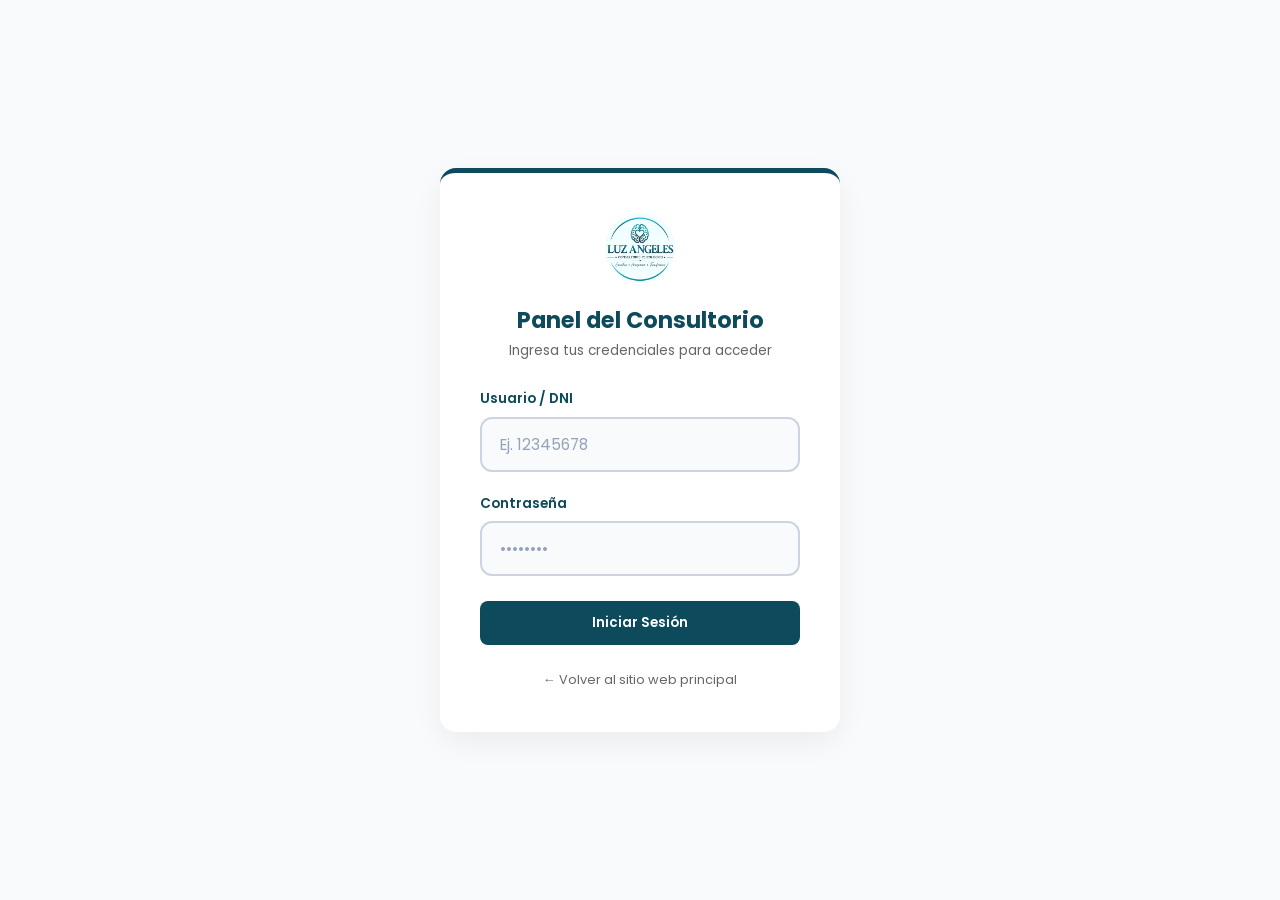
<file: admin.html>
<!DOCTYPE html>
<html lang="es">
<head>
    <meta charset="UTF-8">
    <meta name="viewport" content="width=device-width, initial-scale=1.0">
    <title>Panel de Administración | Luz Angeles</title>
    <link rel="stylesheet" href="estilos.css">
    <link rel="stylesheet" href="reserva.css">
    <link href="https://fonts.googleapis.com/css2?family=Poppins:wght@300;400;500;600;700&display=swap" rel="stylesheet">
    <link rel="stylesheet" href="https://cdnjs.cloudflare.com/ajax/libs/font-awesome/6.4.0/css/all.min.css">
</head>
<body style="background-color: var(--light-bg);">

    <!-- HEADER DE ADMINISTRACIÓN -->
    <header class="header">
        <div class="nav-container">
            <a href="index.html" class="logo-container">
                <img src="perfil.jpg.png" alt="Logo Luz Angeles" class="logo-img">
                <span class="logo-text">Panel Admin</span>
            </a>
            <nav class="nav-menu">
                <a href="index.html" target="_blank">Ver Sitio Web</a>
                <a href="#" onclick="cerrarSesion()" style="color: #d9534f; font-weight: 600;">Cerrar Sesión</a>
            </nav>
        </div>
    </header>

    <!-- CONTENIDO PRINCIPAL DEL PANEL -->
    <section class="container" style="padding: 50px 20px; max-width: 1200px;">
        <div class="reserva-header" style="text-align: left; margin-bottom: 30px;">
            <h2>Gestión de Citas Médicas</h2>
            <p class="subtitle">Aquí puedes visualizar las solicitudes de los pacientes, confirmar citas, agregarlas a Google Calendar o enviar notificaciones.</p>
        </div>

        <!-- TABLA DE CITAS -->
        <div style="background: var(--white); padding: 25px; border-radius: 16px; box-shadow: 0 10px 30px rgba(0,0,0,0.04); overflow-x: auto;">
            <table style="width: 100%; border-collapse: collapse; text-align: left; font-size: 0.9rem;">
                <thead>
                    <tr style="border-bottom: 2px solid #eee; color: var(--primary-color);">
                        <th style="padding: 12px;">Paciente</th>
                        <th style="padding: 12px;">Terapia</th>
                        <th style="padding: 12px;">Fecha y Hora</th>
                        <th style="padding: 12px;">Contacto / Teléfono</th>
                        <th style="padding: 12px;">Motivo / Mensaje</th>
                        <th style="padding: 12px;">Nro. Operación</th>
                        <th style="padding: 12px;">Estado</th>
                        <th style="padding: 12px; text-align: center;">Acciones</th>
                    </tr>
                </thead>
                <tbody id="tablaCitasBody">
                    <!-- Las citas se inyectarán dinámicamente aquí mediante admin.js -->
                </tbody>
            </table>
            
            <div id="sinCitas" style="text-align: center; padding: 40px; color: #777; display: none;">
                No hay citas registradas por el momento. ¡Prueba haciendo una reserva desde la web!
            </div>
        </div>
    </section>

    <!-- SCRIPT DE ADMINISTRACIÓN -->
    <script src="admin.js"></script>
</body>
</html>
</file>
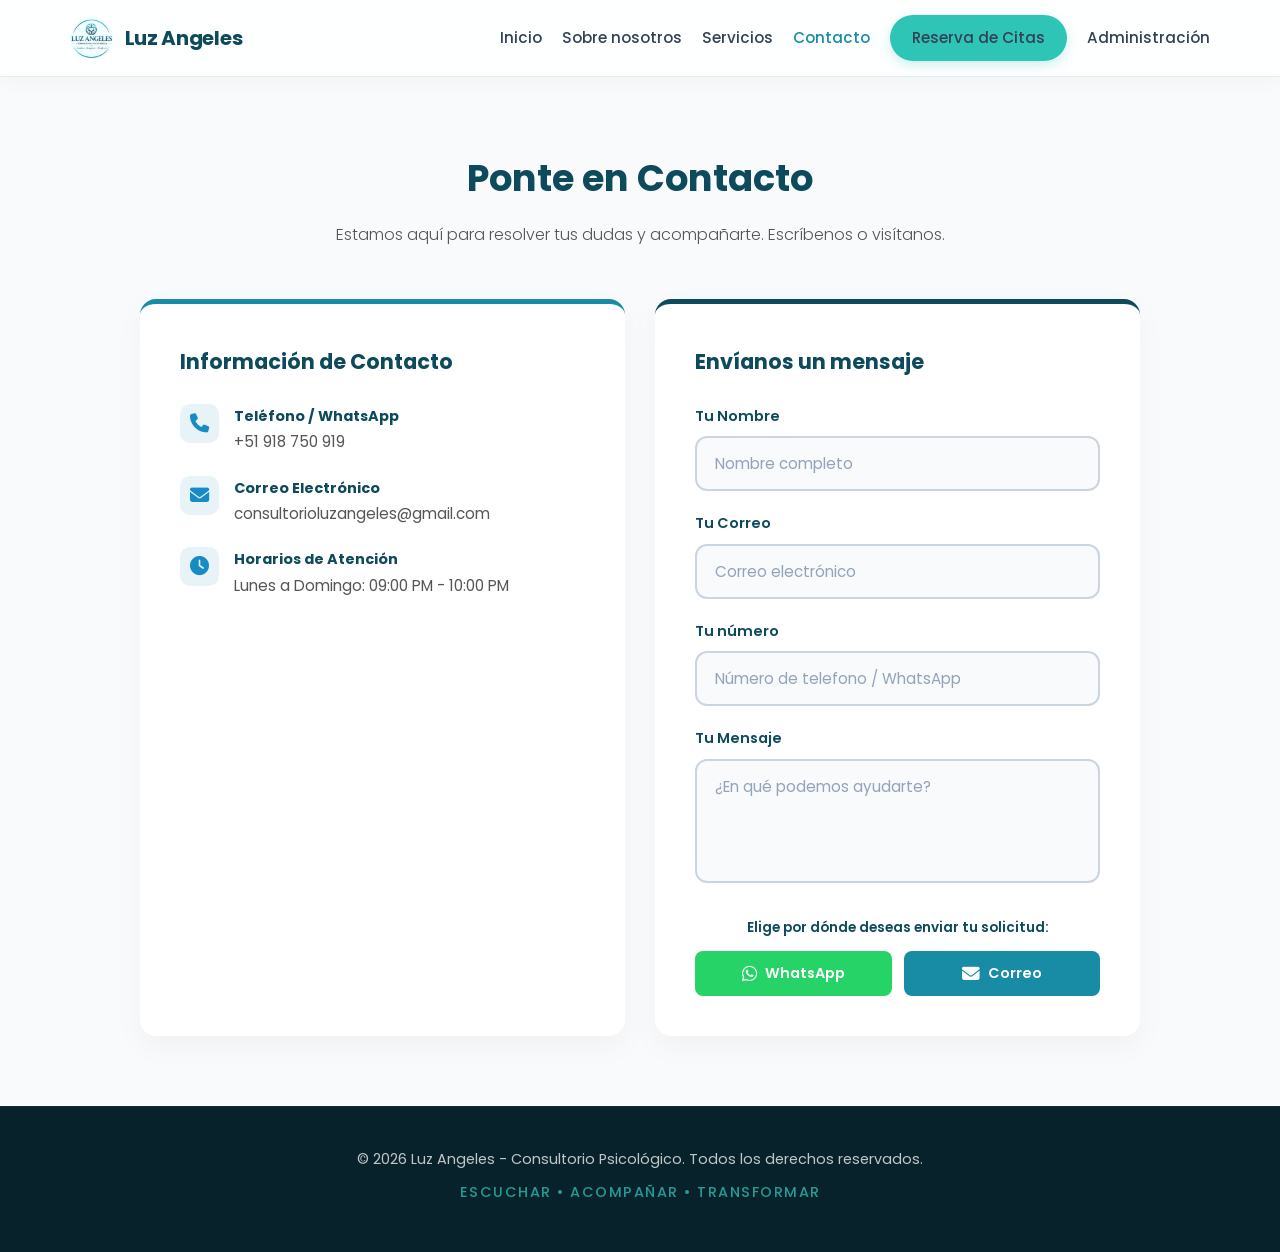
<file: contacto.html>
<!DOCTYPE html>
<html lang="es">
<head>
    <meta charset="UTF-8">
    <meta name="viewport" content="width=device-width, initial-scale=1.0">
    <title>Luz Angeles | Consultorio Psicológico</title>
    <!-- Enlaces directos a los archivos CSS en la raíz -->
    <link rel="stylesheet" href="estilos.css">
    <link rel="stylesheet" href="reserva.css">
    <!-- Fuente de Google Fonts para un diseño moderno -->
    <link href="https://fonts.googleapis.com/css2?family=Poppins:wght@300;400;500;600;700&display=swap" rel="stylesheet">
    <!-- Librería de Iconos Vectoriales FontAwesome -->
<link rel="stylesheet" href="https://cdnjs.cloudflare.com/ajax/libs/font-awesome/6.4.0/css/all.min.css">
</head>
<body>

    <!-- BARRA DE NAVEGACIÓN -->
    <header class="header">
        <div class="nav-container">
            <a href="index.html" class="logo-container">
                <img src="perfil.jpg.png" alt="Logo Luz Angeles" class="logo-img">
                <span class="logo-text">Luz Angeles</span>
            </a>
            <nav class="nav-menu" id="navMenu">
                <a href="index.html">Inicio</a>
                <a href="sobre-nosotros.html">Sobre nosotros</a>
                <a href="servicios.html">Servicios</a>
                <a href="contacto.html" class="active">Contacto</a>
                <a href="reservar.html" class="btn-reserva-nav">Reserva de Citas</a>
                <a href="login.html">Administración</a>
            </nav>
            <div class="menu-toggle" id="menuToggle">
                <span></span>
                <span></span>
                <span></span>
            </div>
        </div>
    </header>

    <!-- SECCIÓN DE CONTACTO -->
    <section class="about-preview" style="padding: 70px 20px; background-color: var(--light-bg);">
        <div class="container">
            <div class="reserva-header">
                <h2>Ponte en Contacto</h2>
                <p class="subtitle">Estamos aquí para resolver tus dudas y acompañarte. Escríbenos o visítanos.</p>
            </div>
            
            <div style="display: grid; grid-template-columns: repeat(auto-fit, minmax(320px, 1fr)); gap: 30px; max-width: 1000px; margin: 0 auto; text-align: left;">
                
                <!-- Tarjeta de Información -->
                <div style="background-color: var(--white); padding: 40px; border-radius: 16px; box-shadow: 0 10px 30px rgba(0,0,0,0.04); border-top: 5px solid var(--secondary-color);">
                    <h3 style="color: var(--primary-color); margin-bottom: 25px; font-size: 1.3rem;">Información de Contacto</h3>
                    
                    <div style="display: flex; gap: 15px; margin-bottom: 20px; align-items: flex-start;">
                        <span style="font-size: 1.2rem; background: rgba(23, 140, 164, 0.1); padding: 10px; border-radius: 10px; display: inline-flex; align-items: center; justify-content: center; color: #178cc4;"><i class="fa-solid fa-phone"></i></span>
                        <div>
                            <strong style="display: block; color: var(--primary-color); font-size: 0.9rem;">Teléfono / WhatsApp</strong>
                            <span style="color: #555; font-size: 0.95rem;">+51 918 750 919</span>
                        </div>
                    </div>

                    <div style="display: flex; gap: 15px; margin-bottom: 20px; align-items: flex-start;">
                        <span style="font-size: 1.2rem; background: rgba(23, 140, 164, 0.1); padding: 10px; border-radius: 10px; display: inline-flex; align-items: center; justify-content: center; color: #178cc4;"><i class="fa-solid fa-envelope"></i></span>
                        <div>
                            <strong style="display: block; color: var(--primary-color); font-size: 0.9rem;">Correo Electrónico</strong>
                            <span style="color: #555; font-size: 0.95rem;">consultorioluzangeles@gmail.com</span>
                        </div>
                    </div>

                    <div style="display: flex; gap: 15px; align-items: flex-start;">
                        <span style="font-size: 1.2rem; background: rgba(23, 140, 164, 0.1); padding: 10px; border-radius: 10px; display: inline-flex; align-items: center; justify-content: center; color: #178cc4;"><i class="fa-solid fa-clock"></i></span>
                        <div>
                            <strong style="display: block; color: var(--primary-color); font-size: 0.9rem;">Horarios de Atención</strong>
                            <span style="color: #555; font-size: 0.95rem;">Lunes a Domingo: 09:00 PM - 10:00 PM</span>
                        </div>
                    </div>
                </div>

                <!-- Tarjeta de Formulario con Selección de Medio -->
                <div style="background-color: var(--white); padding: 40px; border-radius: 16px; box-shadow: 0 10px 30px rgba(0,0,0,0.04); border-top: 5px solid var(--primary-color);">
                    <h3 style="color: var(--primary-color); margin-bottom: 25px; font-size: 1.3rem;">Envíanos un mensaje</h3>
                    
                    <form id="formContacto">
                        <div class="form-group" style="margin-bottom: 20px;">
                            <label for="nombreContacto" style="display: block; font-size: 0.9rem; font-weight: 600; color: var(--primary-color); margin-bottom: 8px;">Tu Nombre</label>
                            <input type="text" id="nombreContacto" placeholder="Nombre completo" class="form-control" required>
                        </div>

                        <div class="form-group" style="margin-bottom: 20px;">
                            <label for="correoContacto" style="display: block; font-size: 0.9rem; font-weight: 600; color: var(--primary-color); margin-bottom: 8px;">Tu Correo</label>
                            <input type="email" id="correoContacto" placeholder="Correo electrónico" class="form-control" required>
                        </div>

                        <div class="form-group" style="margin-bottom: 20px;">
                            <label for="numeroContacto" style="display: block; font-size: 0.9rem; font-weight: 600; color: var(--primary-color); margin-bottom: 8px;">Tu número</label>
                            <input type="text" id="numeroContacto" placeholder="Número de telefono / WhatsApp" class="form-control" required>
                        </div>

                        <div class="form-group" style="margin-bottom: 25px;">
                            <label for="mensajeContacto" style="display: block; font-size: 0.9rem; font-weight: 600; color: var(--primary-color); margin-bottom: 8px;">Tu Mensaje</label>
                            <textarea id="mensajeContacto" placeholder="¿En qué podemos ayudarte?" class="form-control" rows="4" required style="resize: none;"></textarea>
                        </div>

                        <!-- Botones de elección de medio -->
                        <p style="font-size: 0.85rem; font-weight: 600; color: var(--primary-color); margin-bottom: 12px; text-align: center;">Elige por dónde deseas enviar tu solicitud:</p>
                        
                        <div style="display: grid; grid-template-columns: 1fr 1fr; gap: 12px;">
                            <!-- Botón de WhatsApp con vector oficial -->
                            <button type="button" onclick="enviarPorWhatsApp()" style="background-color: #25d366; color: white; border: none; padding: 12px; border-radius: 8px; font-family: 'Poppins', sans-serif; font-weight: 600; font-size: 0.9rem; cursor: pointer; display: flex; align-items: center; justify-content: center; gap: 8px; transition: opacity 0.3s;">
                                <i class="fa-brands fa-whatsapp" style="font-size: 1.1rem;"></i> WhatsApp
                            </button>

                            <!-- Botón de Correo con vector -->
                            <button type="button" onclick="enviarPorCorreo(event)" style="background-color: var(--secondary-color); color: white; border: none; padding: 12px; border-radius: 8px; font-family: 'Poppins', sans-serif; font-weight: 600; font-size: 0.9rem; cursor: pointer; display: flex; align-items: center; justify-content: center; gap: 8px; transition: opacity 0.3s;">
                                <i class="fa-solid fa-envelope" style="font-size: 1.1rem;"></i> Correo
                            </button>   
                        </div>
                    </form>
                </div>

            </div>
        </div>
    </section>

    <!-- Script para procesar el envío según el botón elegido -->
    <script>
    function enviarPorWhatsApp() {
        const nombre = document.getElementById('nombreContacto').value.trim();
        const correo = document.getElementById('correoContacto').value.trim();
        const numero = document.getElementById('numeroContacto').value.trim();
        const mensaje = document.getElementById('mensajeContacto').value.trim();

        if (!nombre || !correo || !numero || !mensaje) {
            alert('Por favor, completa todos los campos antes de enviar.');
            return;
        }

        const numeroWhatsApp = "51918750919"; 
        const texto = `Hola, te escribo desde la web. Mi nombre es *${nombre}*.\nMi correo es: ${correo}\n\nMi número es: ${numero}\n\nMensaje:\n${mensaje}`;
        
        const url = `https://wa.me/${numeroWhatsApp}?text=${encodeURIComponent(texto)}`;
        window.open(url, '_blank');
    }

    function enviarPorCorreo(event) {
        if (event) event.preventDefault(); // Evita comportamientos extraños del formulario

        // CORREGIDO: Ahora lee los IDs correctos de esta sección de contacto
        const nombre = document.getElementById('nombreContacto').value.trim();
        const correo = document.getElementById('correoContacto').value.trim();
        const numero = document.getElementById('numeroContacto').value.trim();
        const mensaje = document.getElementById('mensajeContacto').value.trim();

        if (!nombre || !correo || !numero || !mensaje) {
            alert('Por favor, completa todos los campos antes de enviar.');
            return;
        }

        const destinatario = "consultorioluzangeles@gmail.com"; 
        const asunto = `Nuevo mensaje de contacto de ${nombre}`;
        const cuerpo = `Hola, te escribo desde la web de Luz Angeles.\n\nNombre: ${nombre}\nCorreo: ${correo}\nTeléfono: ${numero}\n\nMensaje:\n${mensaje}`;

        const urlGmail = `https://mail.google.com/mail/?view=cm&fs=1&to=${destinatario}&su=${encodeURIComponent(asunto)}&body=${encodeURIComponent(cuerpo)}`;
        
        window.open(urlGmail, '_blank');
    }
    </script>

    <!-- PIE DE PÁGINA -->
    <footer class="footer">
        <div class="container footer-content">
            <p>&copy; 2026 Luz Angeles - Consultorio Psicológico. Todos los derechos reservados.</p>
            <p class="footer-slogan">Escuchar • Acompañar • Transformar</p>
        </div>
    </footer>

    <script src="main.js"></script>
</body>
</html>
</file>
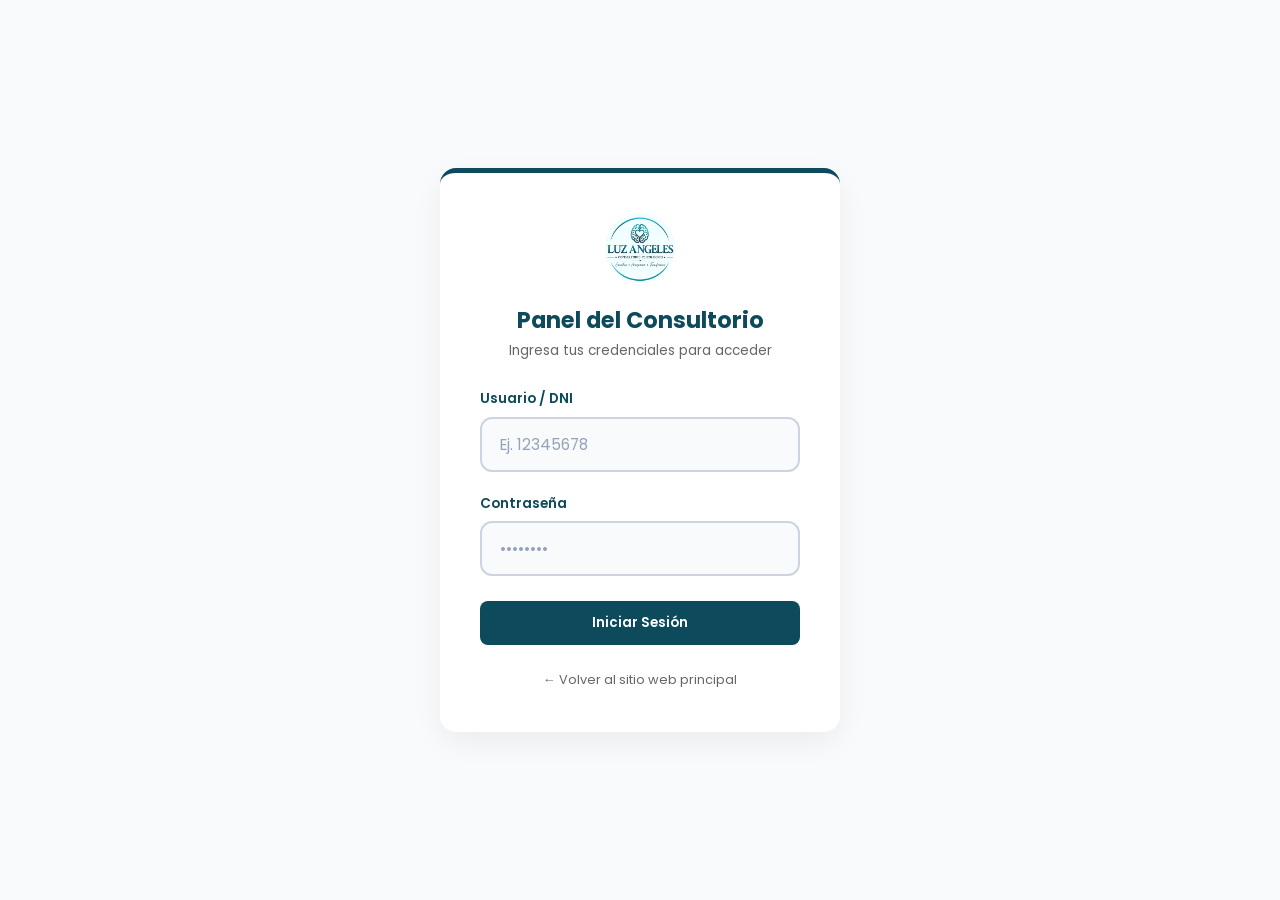
<file: login.html>
<!DOCTYPE html>
<html lang="es">
<head>
    <meta charset="UTF-8">
    <meta name="viewport" content="width=device-width, initial-scale=1.0">
    <title>Acceso Admin | Luz Angeles</title>
    <link rel="stylesheet" href="estilos.css">
    <link rel="stylesheet" href="reserva.css">
    <link href="https://fonts.googleapis.com/css2?family=Poppins:wght@300;400;500;600;700&display=swap" rel="stylesheet">
</head>
<body style="background-color: var(--light-bg); display: flex; align-items: center; justify-content: center; height: 100vh; margin: 0;">

    <div style="background: var(--white); padding: 40px; border-radius: 16px; box-shadow: 0 10px 30px rgba(0,0,0,0.06); width: 100%; max-width: 400px; border-top: 5px solid var(--primary-color);">
        <div style="text-align: center; margin-bottom: 25px;">
            <img src="perfil.jpg.png" alt="Logo" style="width: 70px; height: 70px; border-radius: 50%; object-fit: cover; margin-bottom: 10px;">
            <h2 style="color: var(--primary-color); font-size: 1.4rem;">Panel del Consultorio</h2>
            <p style="color: #666; font-size: 0.85rem;">Ingresa tus credenciales para acceder</p>
        </div>

        <form id="formLogin">
            <div style="margin-bottom: 20px;">
                <label style="display: block; font-size: 0.85rem; font-weight: 600; color: var(--primary-color); margin-bottom: 6px;">Usuario / DNI</label>
                <input type="text" id="usuario" placeholder="Ej. 12345678" class="form-control" required style="width: 100%; padding: 12px; border: 1px solid #ddd; border-radius: 8px;">
            </div>

            <div style="margin-bottom: 25px;">
                <label style="display: block; font-size: 0.85rem; font-weight: 600; color: var(--primary-color); margin-bottom: 6px;">Contraseña</label>
                <input type="password" id="password" placeholder="••••••••" class="form-control" required style="width: 100%; padding: 12px; border: 1px solid #ddd; border-radius: 8px;">
            </div>

            <button type="submit" style="width: 100%; background: var(--primary-color); color: white; border: none; padding: 12px; border-radius: 8px; font-family: 'Poppins', sans-serif; font-weight: 600; cursor: pointer; transition: background 0.3s;">
                Iniciar Sesión
            </button>
        </form>
        
        <div style="text-align: center; margin-top: 20px;">
            <a href="index.html" style="color: #666; font-size: 0.8rem; text-decoration: none;">← Volver al sitio web principal</a>
        </div>
    </div>

    <script>
        document.getElementById('formLogin').addEventListener('submit', function(e) {
            e.preventDefault();
            const user = document.getElementById('usuario').value.trim();
            const pass = document.getElementById('password').value.trim();

            if (user === "12345678" && pass === "12345678") {
                // Guardamos una bandera de sesión en el navegador
                localStorage.setItem("sesionActiva", "true");
                // Redirigimos al panel de administración
                window.location.href = "admin.html";
            } else {
                alert("Usuario o contraseña incorrectos. Usa 12345678 para ambas casillas.");
            }
        });
    </script>
</body>
</html>
</file>
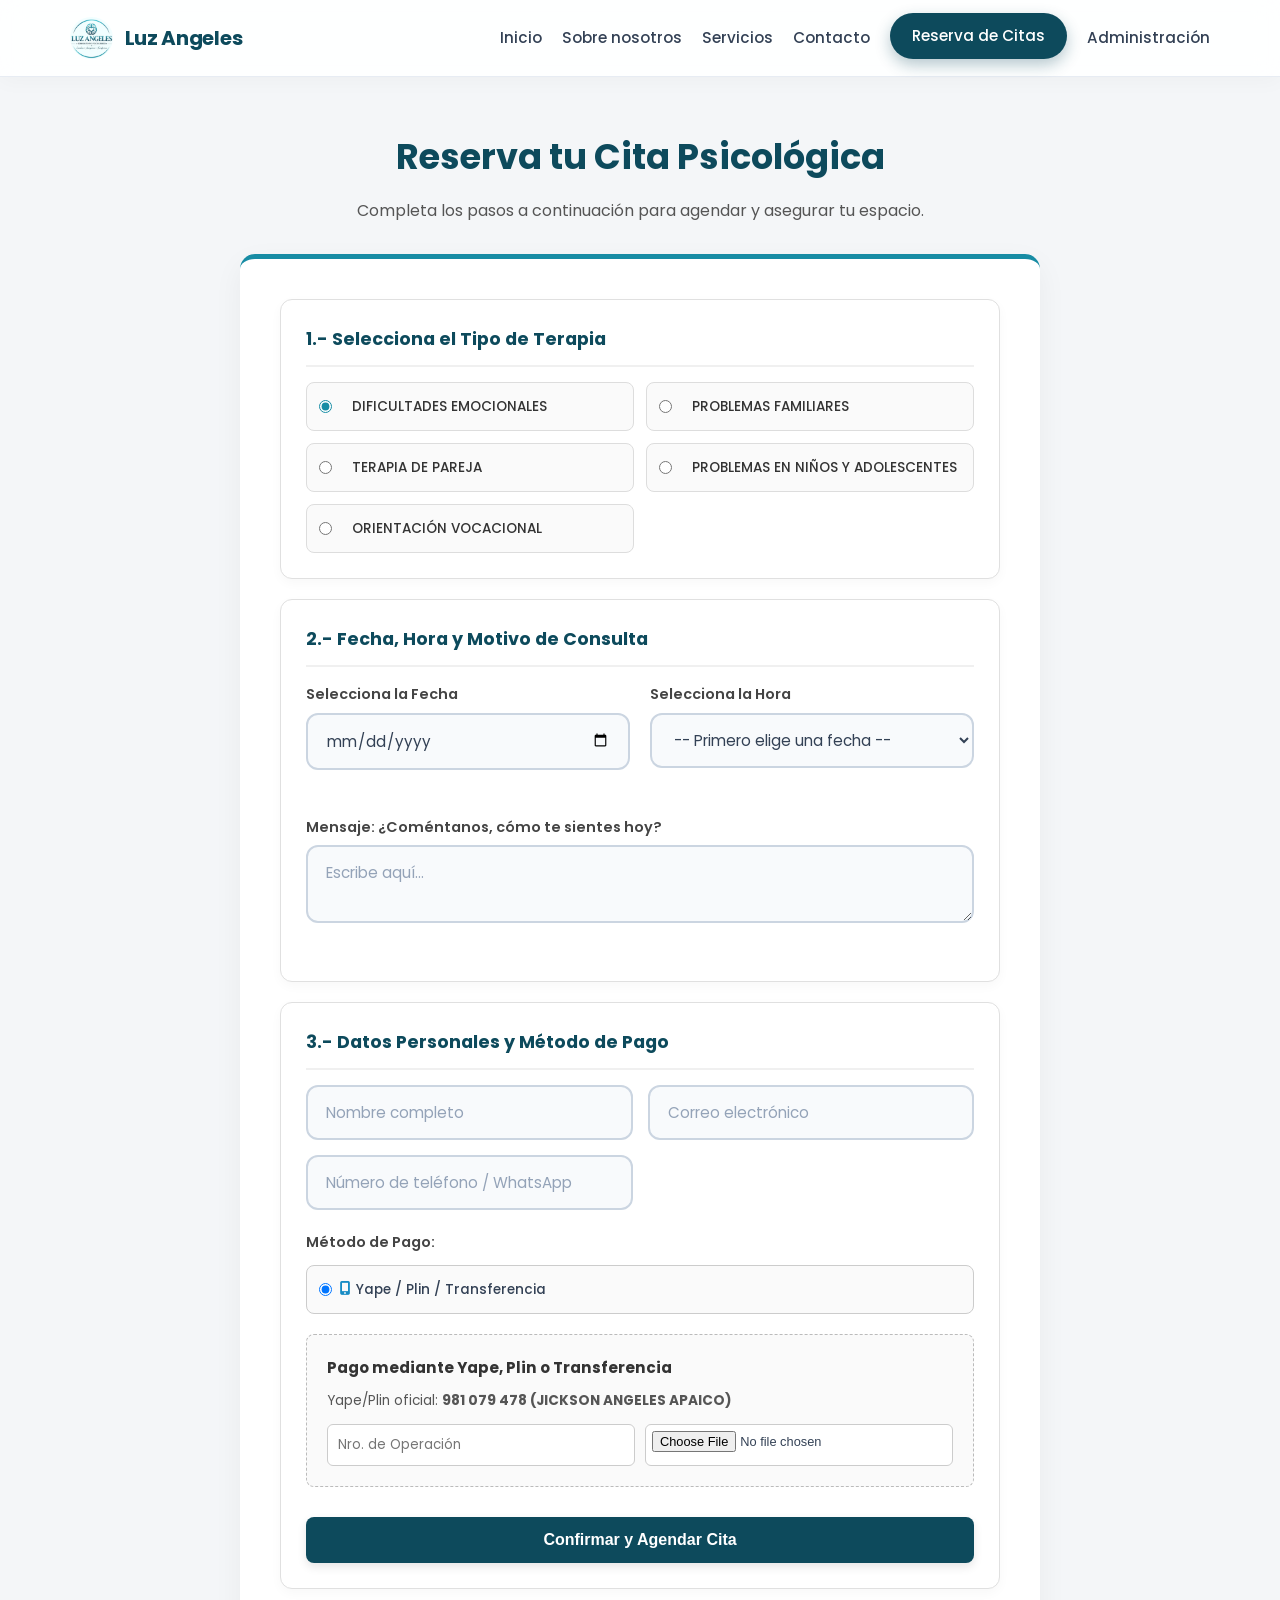
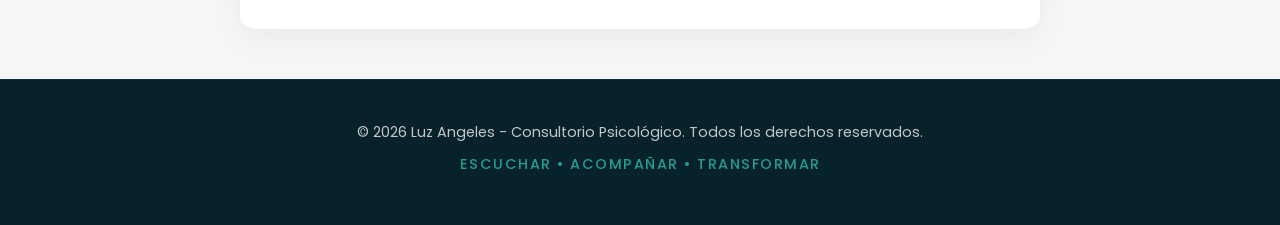
<file: reservar.html>
<!DOCTYPE html>
<html lang="es">
<head>
    <meta charset="UTF-8">
    <meta name="viewport" content="width=device-width, initial-scale=1.0">
    <title>Reserva de Citas | Luz Angeles</title>
    <link rel="stylesheet" href="estilos.css">
    <link rel="stylesheet" href="reserva.css">
    <link href="https://fonts.googleapis.com/css2?family=Poppins:wght@300;400;500;600;700&display=swap" rel="stylesheet">
    <!-- Librería de Iconos Vectoriales FontAwesome -->
    <link rel="stylesheet" href="https://cdnjs.cloudflare.com/ajax/libs/font-awesome/6.4.0/css/all.min.css">
</head>
<body>

    <!-- BARRA DE NAVEGACIÓN -->
    <header class="header">
        <div class="nav-container">
            <a href="index.html" class="logo-container">
                <img src="perfil.jpg.png" alt="Logo Luz Angeles" class="logo-img">
                <span class="logo-text">Luz Angeles</span>
            </a>
            <nav class="nav-menu" id="navMenu">
                <a href="index.html">Inicio</a>
                <a href="sobre-nosotros.html">Sobre nosotros</a>
                <a href="servicios.html">Servicios</a>
                <a href="contacto.html">Contacto</a>
                <a href="reservar.html" class="btn-reserva-nav active">Reserva de Citas</a>
                <a href="login.html">Administración</a>
            </nav>
            <div class="menu-toggle" id="menuToggle">
                <span></span>
                <span></span>
                <span></span>
            </div>
        </div>
    </header>

    <!-- SECCIÓN DE RESERVAS ESTILO PASOS -->
    <main class="reserva-section" style="padding: 50px 20px; background-color: #f4f6f8;">
        <div class="container" style="max-width: 850px; margin: 0 auto;">
            
            <div class="reserva-header" style="text-align: center; margin-bottom: 30px;">
                <h1 style="color: var(--primary-color); font-size: 2.2rem; margin-bottom: 10px;">Reserva tu Cita Psicológica</h1>
                <p style="color: #555; font-size: 1rem;">Completa los pasos a continuación para agendar y asegurar tu espacio.</p>
            </div>

            <!-- CONTENEDOR GENERAL -->
            <div class="reserva-wrapper" style="display: flex; flex-direction: column; gap: 20px;">
                
                <form class="reserva-form" id="formReserva" style="display: flex; flex-direction: column; gap: 20px;">
                    
                    <!-- PASO 1: Tipo de Terapia -->
                    <div class="paso-card" style="background: #fff; padding: 25px; border-radius: 12px; box-shadow: 0 4px 12px rgba(0,0,0,0.03); border: 1px solid #e0e0e0;">
                        <h3 style="color: var(--primary-color); font-size: 1.1rem; margin-bottom: 15px; border-bottom: 2px solid #f0f0f0; padding-bottom: 10px;">1.- Selecciona el Tipo de Terapia</h3>
                        
                        <div class="tipo-terapia-grid" style="display: grid; grid-template-columns: repeat(auto-fit, minmax(220px, 1fr)); gap: 12px;">
                            <label class="radio-card" style="display: flex; align-items: center; background: #fafafa; padding: 12px; border-radius: 8px; border: 1px solid #ddd; cursor: pointer;">
                                <input type="radio" name="tipoTerapia" value="Emocionales" checked style="margin-right: 10px;">
                                <span style="font-size: 0.85rem; font-weight: 500; color: #333;">DIFICULTADES EMOCIONALES</span>
                            </label>
                            <label class="radio-card" style="display: flex; align-items: center; background: #fafafa; padding: 12px; border-radius: 8px; border: 1px solid #ddd; cursor: pointer;">
                                <input type="radio" name="tipoTerapia" value="Familiares" style="margin-right: 10px;">
                                <span style="font-size: 0.85rem; font-weight: 500; color: #333;">PROBLEMAS FAMILIARES</span>
                            </label>
                            <label class="radio-card" style="display: flex; align-items: center; background: #fafafa; padding: 12px; border-radius: 8px; border: 1px solid #ddd; cursor: pointer;">
                                <input type="radio" name="tipoTerapia" value="Pareja" style="margin-right: 10px;">
                                <span style="font-size: 0.85rem; font-weight: 500; color: #333;">TERAPIA DE PAREJA</span>
                            </label>
                            <label class="radio-card" style="display: flex; align-items: center; background: #fafafa; padding: 12px; border-radius: 8px; border: 1px solid #ddd; cursor: pointer;">
                                <input type="radio" name="tipoTerapia" value="Adolecentes" style="margin-right: 10px;">
                                <span style="font-size: 0.85rem; font-weight: 500; color: #333;">PROBLEMAS EN NIÑOS Y ADOLESCENTES</span>
                            </label>
                            <label class="radio-card" style="display: flex; align-items: center; background: #fafafa; padding: 12px; border-radius: 8px; border: 1px solid #ddd; cursor: pointer;">
                                <input type="radio" name="tipoTerapia" value="Vocacional" style="margin-right: 10px;">
                                <span style="font-size: 0.85rem; font-weight: 500; color: #333;">ORIENTACIÓN VOCACIONAL</span>
                            </label>
                        </div>
                    </div>

                    <!-- PASO 2: Fecha, Hora y Mensaje -->
                    <div class="paso-card" style="background: #fff; padding: 25px; border-radius: 12px; box-shadow: 0 4px 12px rgba(0,0,0,0.03); border: 1px solid #e0e0e0;">
                        <h3 style="color: var(--primary-color); font-size: 1.1rem; margin-bottom: 15px; border-bottom: 2px solid #f0f0f0; padding-bottom: 10px;">2.- Fecha, Hora y Motivo de Consulta</h3>
                        
                        <div class="form-grid-2" style="display: grid; grid-template-columns: repeat(auto-fit, minmax(250px, 1fr)); gap: 20px; margin-bottom: 20px;">
                            <div class="form-group">
                                <label for="fechaCita" style="display: block; font-weight: 600; color: #444; margin-bottom: 6px; font-size: 0.9rem;">Selecciona la Fecha</label>
                                <input type="date" id="fechaCita" class="form-control" style="width: 100%; padding: 12px; border-radius: 8px; border: 1px solid #ccc; font-family: 'Poppins', sans-serif;" required>
                            </div>
                            <div class="form-group">
                                <label for="horaCita" style="display: block; font-weight: 600; color: #444; margin-bottom: 6px; font-size: 0.9rem;">Selecciona la Hora</label>
                                <select id="horaCita" class="form-control" style="width: 100%; padding: 12px; border-radius: 8px; border: 1px solid #ccc; font-family: 'Poppins', sans-serif; background: #fff;" required>
                                    <option value="" disabled selected>-- Primero elige una fecha --</option> 
                                    <option value="09:00 AM">09:00 AM</option>
                                    <option value="10:00 AM">10:00 AM</option>
                                    <option value="11:00 AM">11:00 AM</option>
                                    <option value="12:00 PM">12:00 PM</option>
                                    <option value="01:00 PM">01:00 PM</option>
                                    <option value="02:00 PM">02:00 PM</option>
                                    <option value="03:00 PM">03:00 PM</option>
                                    <option value="04:00 PM">04:00 PM</option>
                                    <option value="05:00 PM">05:00 PM</option>
                                    <option value="06:00 PM">06:00 PM</option>
                                    <option value="07:00 PM">07:00 PM</option>
                                    <option value="08:00 PM">08:00 PM</option>
                                    <option value="09:00 PM">09:00 PM</option>
                                    <option value="10:00 PM">10:00 PM</option>
                                </select>
                            </div>
                        </div>

                        <div class="form-group">
                            <label for="comentarios" style="display: block; font-weight: 600; color: #444; margin-bottom: 6px; font-size: 0.9rem;">Mensaje: ¿Coméntanos, cómo te sientes hoy?</label>
                            <textarea id="comentarios" name="comentarios" class="form-control" placeholder="Escribe aquí..." style="width: 100%; padding: 12px; border-radius: 8px; border: 1px solid #ccc; font-family: 'Poppins', sans-serif; resize: vertical; min-height: 70px;"></textarea>
                        </div>
                    </div>

                    <!-- PASO 3: Datos Personales y Método de Pago -->
                    <div class="paso-card" style="background: #fff; padding: 25px; border-radius: 12px; box-shadow: 0 4px 12px rgba(0,0,0,0.03); border: 1px solid #e0e0e0;">
                        <h3 style="color: var(--primary-color); font-size: 1.1rem; margin-bottom: 15px; border-bottom: 2px solid #f0f0f0; padding-bottom: 10px;">3.- Datos Personales y Método de Pago</h3>
                        
                        <div class="form-grid-3" style="display: grid; grid-template-columns: repeat(auto-fit, minmax(220px, 1fr)); gap: 15px; margin-bottom: 20px;">
                            <input type="text" id="nombrePaciente" placeholder="Nombre completo" class="form-control" style="width: 100%; padding: 12px; border-radius: 8px; border: 1px solid #ccc; font-family: 'Poppins', sans-serif;" required>
                            <input type="email" id="correoPaciente" placeholder="Correo electrónico" class="form-control" style="width: 100%; padding: 12px; border-radius: 8px; border: 1px solid #ccc; font-family: 'Poppins', sans-serif;" required>
                            <input type="tel" id="telefonoPaciente" placeholder="Número de teléfono / WhatsApp" class="form-control" style="width: 100%; padding: 12px; border-radius: 8px; border: 1px solid #ccc; font-family: 'Poppins', sans-serif;" required>
                        </div>

                        <!-- Método de Pago Seleccionado -->
                        <div style="margin-bottom: 20px;">
                            <label style="display: block; font-weight: 600; color: #444; margin-bottom: 10px; font-size: 0.9rem;">Método de Pago:</label>
                            <div style="display: grid; grid-template-columns: repeat(auto-fit, minmax(200px, 1fr)); gap: 10px;">
                                <label style="display: flex; align-items: center; padding: 12px; background: #fafafa; border: 1px solid #ccc; border-radius: 8px; cursor: pointer;">
                                    <input type="radio" name="metodoPago" value="yape" checked style="margin-right: 8px;">
                                    <span style="font-size: 0.85rem; font-weight: 500; display: inline-flex; align-items: center; gap: 6px;"><i class="fa-solid fa-mobile-screen-button" style="color: #178cc4;"></i> Yape / Plin / Transferencia</span>
                                </label>
                            </div>
                        </div>

                        <!-- SECCIÓN DE YAPE (Visible por defecto) -->
                        <div id="seccionYape" style="display: block; background: #fafafa; padding: 20px; border-radius: 8px; border: 1px dashed #bbb; margin-bottom: 20px;">
                            <h4 style="font-size: 0.95rem; color: #333; margin-bottom: 8px;">Pago mediante Yape, Plin o Transferencia</h4>
                            <p style="font-size: 0.85rem; color: #555; margin-bottom: 12px;">Yape/Plin oficial: <strong>981 079 478 (JICKSON ANGELES APAICO)</strong></p>
                            <div style="display: grid; grid-template-columns: 1fr 1fr; gap: 10px;">
                                <input type="text" id="nroOperacion" placeholder="Nro. de Operación" style="width: 100%; padding: 10px; border-radius: 6px; border: 1px solid #ccc; background: #fff; font-family: 'Poppins', sans-serif;" required>
                                <input type="file" id="voucherPago" accept="image/*,application/pdf" style="width: 100%; padding: 6px; border-radius: 6px; border: 1px solid #ccc; background: #fff; font-size: 0.8rem;" required>
                            </div>
                        </div>

                        <button type="submit" class="btn-primary btn-block" style="width: 100%; padding: 14px; font-size: 1rem; font-weight: 600; border-radius: 8px; background: var(--primary-color); color: #fff; border: none; cursor: pointer; box-shadow: 0 4px 10px rgba(0,0,0,0.1);">Confirmar y Agendar Cita</button>
                    </div>

                </form>
            </div>
        </div>
    </main>

    <!-- PIE DE PÁGINA -->
    <footer class="footer">
        <div class="container footer-content">
            <p>&copy; 2026 Luz Angeles - Consultorio Psicológico. Todos los derechos reservados.</p>
            <p class="footer-slogan">Escuchar • Acompañar • Transformar</p>
        </div>
    </footer>

    <script src="main.js"></script>
    <script src="reserva.js"></script>
</body>
</html>
</file>
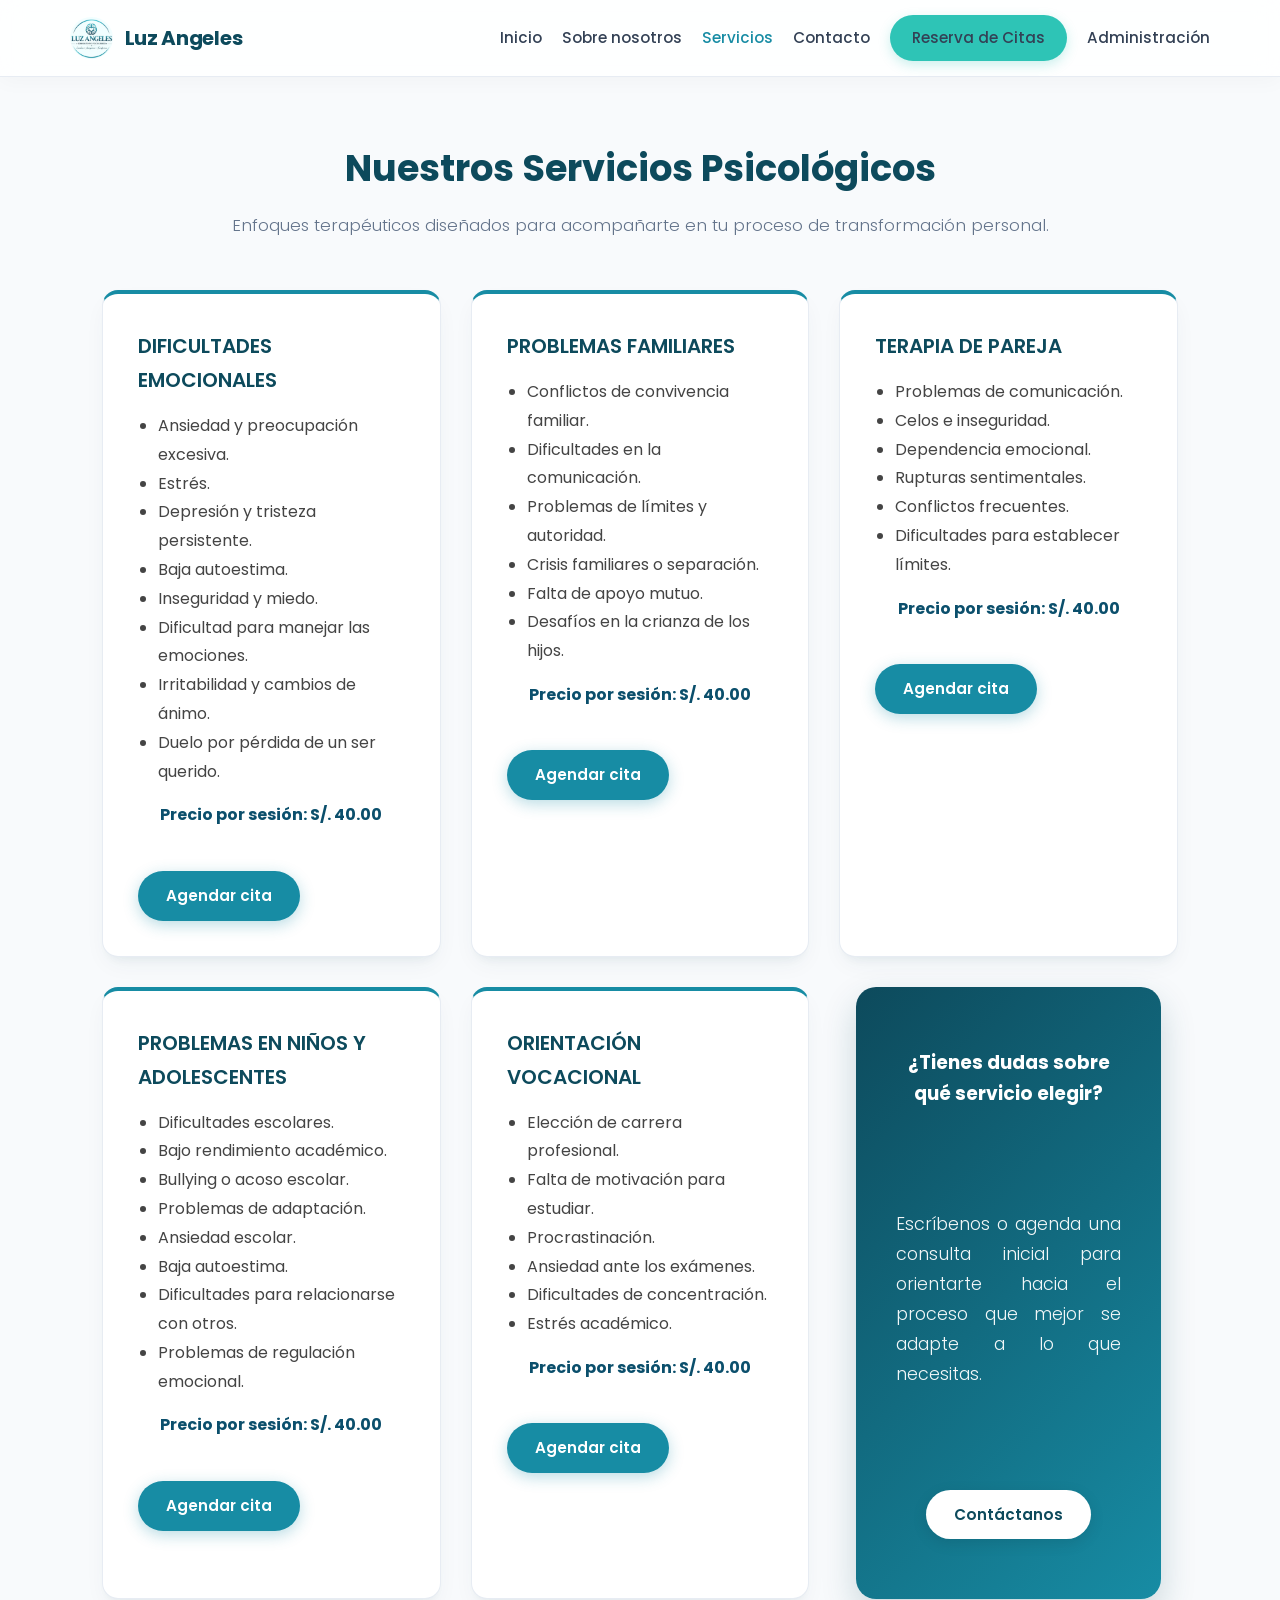
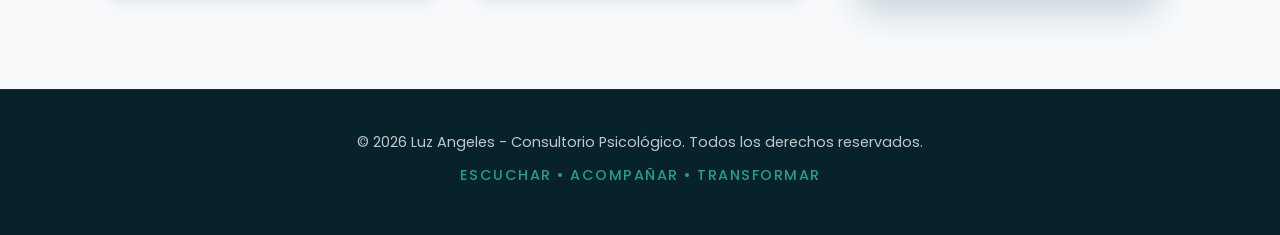
<file: servicios.html>
<!DOCTYPE html>
<html lang="es">
<head>
    <meta charset="UTF-8">
    <meta name="viewport" content="width=device-width, initial-scale=1.0">
    <title>Luz Angeles | Consultorio Psicológico</title>
    <!-- Enlaces directos a los archivos CSS en la raíz -->
    <link rel="stylesheet" href="estilos.css">
    <link rel="stylesheet" href="reserva.css">
    <!-- Fuente de Google Fonts para un diseño moderno -->
    <link href="https://fonts.googleapis.com/css2?family=Poppins:wght@300;400;500;600;700&display=swap" rel="stylesheet">
</head>
<body>

    <!-- BARRA DE NAVEGACIÓN -->
    <header class="header">
        <div class="nav-container">
            <a href="index.html" class="logo-container">
                <img src="perfil.jpg.png" alt="Logo Luz Angeles" class="logo-img">
                <span class="logo-text">Luz Angeles</span>
            </a>
            <nav class="nav-menu" id="navMenu">
                <a href="index.html">Inicio</a>
                <a href="sobre-nosotros.html">Sobre nosotros</a>
                <a href="servicios.html" class="active">Servicios</a>
                <a href="contacto.html">Contacto</a>
                <a href="reservar.html" class="btn-reserva-nav">Reserva de Citas</a>
                <a href="login.html">Administración</a>
            </nav>
            <div class="menu-toggle" id="menuToggle">
                <span></span>
                <span></span>
                <span></span>
            </div>
        </div>
    </header>

    <!-- SECCIÓN DE SERVICIOS -->
<section class="about-preview" style="padding-top: 60px;">
    <div class="container">
        <h2>Nuestros Servicios Psicológicos</h2>
        <p class="subtitle">Enfoques terapéuticos diseñados para acompañarte en tu proceso de transformación personal.</p>
        
        <!-- Contenedor principal de todas las tarjetas -->
        <div class="cards-grid">
            
            <!-- Tarjeta 1: Dificultades Emocionales -->
            <div class="card">
                <h3>DIFICULTADES EMOCIONALES</h3>
                <ul style="list-style-type: disc; padding-left: 20px; line-height: 1.8; color: #444; text-align: left;">
                    <li>Ansiedad y preocupación excesiva.</li>
                    <li>Estrés.</li>
                    <li>Depresión y tristeza persistente.</li>
                    <li>Baja autoestima.</li>
                    <li>Inseguridad y miedo.</li>
                    <li>Dificultad para manejar las emociones.</li>
                    <li>Irritabilidad y cambios de ánimo.</li>
                    <li>Duelo por pérdida de un ser querido.</li>
                </ul>
                <div style="text-align: center; margin: 15px 0; font-weight: bold; color: #0b4f6c;">
                    Precio por sesión: S/. 40.00
                </div>
                <br>
                <a href="reservar.html?terapia=Emocionales" class="btn-primary">Agendar cita</a>
            </div>

            <!-- Tarjeta 2: Problemas Familiares (Corregidos sus ítems propios) -->
            <div class="card">
                <h3>PROBLEMAS FAMILIARES</h3>
                <ul style="list-style-type: disc; padding-left: 20px; line-height: 1.8; color: #444; text-align: left;">
                    <li>Conflictos de convivencia familiar.</li>
                    <li>Dificultades en la comunicación.</li>
                    <li>Problemas de límites y autoridad.</li>
                    <li>Crisis familiares o separación.</li>
                    <li>Falta de apoyo mutuo.</li>
                    <li>Desafíos en la crianza de los hijos.</li>
                </ul>
                <div style="text-align: center; margin: 15px 0; font-weight: bold; color: #0b4f6c;">
                    Precio por sesión: S/. 40.00
                </div>
                <br>
                <a href="reservar.html?terapia=Familiares" class="btn-primary">Agendar cita</a>
            </div>

            <!-- Tarjeta 3: Terapia de Pareja -->
            <div class="card">
                <h3>TERAPIA DE PAREJA</h3>
                <ul style="list-style-type: disc; padding-left: 20px; line-height: 1.8; color: #444; text-align: left;">
                    <li>Problemas de comunicación.</li>
                    <li>Celos e inseguridad.</li>
                    <li>Dependencia emocional.</li>
                    <li>Rupturas sentimentales.</li>
                    <li>Conflictos frecuentes.</li>
                    <li>Dificultades para establecer límites.</li>
                </ul>
                <div style="text-align: center; margin: 15px 0; font-weight: bold; color: #0b4f6c;">
                    Precio por sesión: S/. 40.00
                </div>
                <br>
                <a href="reservar.html?terapia=Pareja" class="btn-primary">Agendar cita</a>
            </div>

            <!-- Tarjeta 4: Niños y Adolescentes -->
            <div class="card">
                <h3>PROBLEMAS EN NIÑOS Y ADOLESCENTES</h3>
                <ul style="list-style-type: disc; padding-left: 20px; line-height: 1.8; color: #444; text-align: left;">
                    <li>Dificultades escolares.</li>
                    <li>Bajo rendimiento académico.</li>
                    <li>Bullying o acoso escolar.</li>
                    <li>Problemas de adaptación.</li>
                    <li>Ansiedad escolar.</li>
                    <li>Baja autoestima.</li>
                    <li>Dificultades para relacionarse con otros.</li>
                    <li>Problemas de regulación emocional.</li>
                </ul>
                <div style="text-align: center; margin: 15px 0; font-weight: bold; color: #0b4f6c;">
                    Precio por sesión: S/. 40.00
                </div>
                <br>
                <a href="reservar.html?terapia=Adolecentes" class="btn-primary">Agendar cita</a>
            </div>

            <!-- Tarjeta 5: Orientación Vocacional -->
            <div class="card">
                <h3>ORIENTACIÓN VOCACIONAL</h3>
                <ul style="list-style-type: disc; padding-left: 20px; line-height: 1.8; color: #444; text-align: left;">
                    <li>Elección de carrera profesional.</li>
                    <li>Falta de motivación para estudiar.</li>
                    <li>Procrastinación.</li>
                    <li>Ansiedad ante los exámenes.</li>
                    <li>Dificultades de concentración.</li>
                    <li>Estrés académico.</li>
                </ul>
                <div style="text-align: center; margin: 15px 0; font-weight: bold; color: #0b4f6c;">
                    Precio por sesión: S/. 40.00
                </div>
                <br>
                <a href="reservar.html?terapia=Vocacional" class="btn-primary">Agendar cita</a>
            </div>

            <div class="container cta-box">
                    <h3 style="text-align: center;">¿Tienes dudas sobre qué servicio elegir?</h3>
                    <p style="text-align: justify; margin: 100px 0;">Escríbenos o agenda una consulta inicial para orientarte hacia el proceso que mejor se adapte a lo que necesitas.</p>
                    <a href="contacto.html" class="btn-primary">Contáctanos</a>
                </div>
        </div> <!-- Cierre correcto de cards-grid -->
    </div>
</section>
    <!-- PIE DE PÁGINA -->
    <footer class="footer">
        <div class="container footer-content">
            <p>&copy; 2026 Luz Angeles - Consultorio Psicológico. Todos los derechos reservados.</p>
            <p class="footer-slogan">Escuchar • Acompañar • Transformar</p>
        </div>
    </footer>

    <script src="main.js"></script>
</body>
</html>
</file>
<file: estilos.css>
/* ==========================================
   VARIABLES Y CONFIGURACIÓN GENERAL
========================================== */
:root {
    --primary-color: #0d4a5c;      /* Azul oscuro principal */
    --secondary-color: #178ca4;    /* Turquesa medio */
    --accent-color: #2ec4b6;       /* Turquesa brillante / acento */
    --light-bg: #f8fafc;           /* Fondo muy suave, limpio y moderno */
    --card-bg: #ffffff;            /* Fondo de tarjetas puro */
    --text-color: #334155;         /* Texto general optimizado para lectura */
    --white: #ffffff;
    --transition: all 0.3s cubic-bezier(0.4, 0, 0.2, 1);
    --shadow-soft: 0 10px 25px -5px rgba(13, 74, 92, 0.06), 0 8px 10px -6px rgba(13, 74, 92, 0.06);
}

* {
    margin: 0;
    padding: 0;
    box-sizing: border-box;
}

body {
    font-family: 'Poppins', sans-serif;
    color: var(--text-color);
    background-color: var(--light-bg);
    line-height: 1.7;
    overflow-x: hidden;
}

.container {
    width: 90%;
    max-width: 1150px;
    margin: 0 auto;
    padding: 0 20px;
}

/* ==========================================
   BOTONES
========================================== */
.btn-primary, .btn-secondary, .btn-reserva-nav {
    display: inline-flex;
    align-items: center;
    justify-content: center;
    gap: 8px;
    padding: 12px 28px;
    border-radius: 50px; /* Botones tipo píldora, súper modernos */
    font-weight: 600;
    text-decoration: none;
    transition: var(--transition);
    cursor: pointer;
    text-align: center;
    font-size: 0.95rem;
}

.btn-primary {
    background-color: var(--secondary-color);
    color: var(--white);
    box-shadow: 0 4px 15px rgba(23, 140, 164, 0.3);
}

.btn-primary:hover {
    background-color: var(--primary-color);
    transform: translateY(-3px);
    box-shadow: 0 6px 20px rgba(13, 74, 92, 0.25);
}

.btn-secondary {
    background-color: transparent;
    color: var(--primary-color);
    border: 2px solid var(--primary-color);
}

.btn-secondary:hover {
    background-color: var(--primary-color);
    color: var(--white);
    transform: translateY(-3px);
}

/* ==========================================
   NAVEGACIÓN (HEADER)
========================================== */
.header {
    background: rgba(255, 255, 255, 0.85);
    backdrop-filter: blur(12px); /* Efecto vidrio esmerilado moderno */
    box-shadow: 0 4px 20px rgba(0,0,0,0.03);
    position: sticky;
    top: 0;
    z-index: 1000;
    border-bottom: 1px solid rgba(226, 232, 240, 0.8);
}

.nav-container {
    display: flex;
    justify-content: space-between;
    align-items: center;
    max-width: 1200px;
    margin: 0 auto;
    padding: 15px 30px; /* Un poco más de espacio a los lados */
}

.logo-container {
    display: flex;
    align-items: center;
    text-decoration: none;
}

.logo-img {
    height: 42px;
    width: auto;
    margin-right: 12px;
    border-radius: 50%;
}

.logo-text {
    font-size: 1.25rem;
    font-weight: 700;
    color: var(--primary-color);
    letter-spacing: -0.3px;
}

.nav-menu {
    display: flex;
    align-items: center;
    gap: 20px; /* Espaciado equilibrado entre enlaces */
}

.nav-menu a {
    text-decoration: none;
    color: var(--text-color);
    font-weight: 500;
    font-size: 0.95rem;
    transition: var(--transition);
}

.nav-menu a:hover, .nav-menu a.active {
    color: var(--secondary-color);
}

.btn-reserva-nav {
    background-color: var(--accent-color);
    color: var(--white);
    padding: 10px 22px;
    font-size: 0.9rem;
    box-shadow: 0 4px 12px rgba(46, 196, 182, 0.25);
}

.btn-reserva-nav:hover {
    background-color: var(--secondary-color);
    color: var(--white);
    transform: translateY(-2px);
}

.menu-toggle {
    display: none;
    flex-direction: column;
    cursor: pointer;
    gap: 5px;
}

.menu-toggle span {
    width: 25px;
    height: 3px;
    background-color: var(--primary-color);
    border-radius: 3px;
    transition: var(--transition);
}

/* ==========================================
   SECCIÓN HERO (PRINCIPAL) - NUEVO FORMATO 2 COLUMNAS
========================================== */
.hero {
    background: linear-gradient(135deg, rgba(13, 74, 92, 0.04) 0%, rgba(46, 196, 182, 0.08) 100%), var(--white);
    padding: 80px 20px;
    border-bottom: 1px solid rgba(226, 232, 240, 0.6);
}

.hero-container {
    max-width: 1150px;
    margin: 0 auto;
    display: grid;
    grid-template-columns: 1.1fr 0.9fr;
    gap: 50px;
    align-items: center;
}

.hero-content {
    text-align: left;
}

.hero-subtitle {
    display: inline-block;
    font-size: 0.85rem;
    color: var(--secondary-color);
    font-weight: 600;
    margin-bottom: 15px;
    letter-spacing: 1.5px;
    text-transform: uppercase;
}

.hero h1 {
    font-size: 2.8rem;
    color: var(--primary-color);
    margin-bottom: 20px;
    font-weight: 700;
    letter-spacing: -0.5px;
    line-height: 1.15;
}

.hero-description {
    font-size: 1.05rem;
    color: #64748b;
    margin-bottom: 30px;
    font-weight: 300;
    line-height: 1.6;
}

.hero-buttons {
    display: flex;
    gap: 15px;
    flex-wrap: wrap;
}

/* Tarjeta de imagen a la derecha con efecto flotante */
.hero-image-wrapper {
    position: relative;
    width: 100%;
}

.hero-card-img {
    background: var(--white);
    padding: 12px;
    border-radius: 24px;
    box-shadow: 0 20px 40px -15px rgba(13, 74, 92, 0.15);
    border: 1px solid rgba(226, 232, 240, 0.8);
    position: relative;
}

.hero-card-img img {
    width: 100%;
    height: auto;
    border-radius: 18px;
    display: block;
    object-fit: cover;
    max-height: 480px;
}

.hero-badge-floating {
    position: absolute;
    bottom: 25px;
    left: 25px;
    background: rgba(255, 255, 255, 0.92);
    backdrop-filter: blur(8px);
    padding: 10px 18px;
    border-radius: 50px;
    font-size: 0.85rem;
    color: var(--primary-color);
    font-weight: 500;
    box-shadow: 0 8px 20px rgba(0,0,0,0.08);
    border: 1px solid rgba(226, 232, 240, 0.9);
}

/* Ajuste responsive para la sección Hero en celulares */
@media (max-width: 900px) {
    .hero-container {
        grid-template-columns: 1fr;
        text-align: center;
        gap: 40px;
    }
    .hero-content {
        text-align: center;
    }
    .hero-buttons {
        justify-content: center;
    }
    .hero h1 {
        font-size: 2.2rem;
    }
}
/* ==========================================
   SECCIÓN DE PRESENTACIÓN / TARJETAS
========================================== */
.about-preview {
    padding: 90px 20px;
    background-color: var(--light-bg);
    text-align: center;
}

.about-preview h2 {
    font-size: 2.3rem;
    color: var(--primary-color);
    margin-bottom: 12px;
    font-weight: 700;
}

.subtitle {
    color: #64748b;
    margin-bottom: 50px;
    font-size: 1.05rem;
    font-weight: 300;
}

.cards-grid {
    display: grid;
    grid-template-columns: repeat(auto-fit, minmax(320px, 1fr));
    gap: 30px;
    max-width: 1150px;
    margin: 0 auto;
}

.card {
    background-color: var(--card-bg);
    padding: 35px;
    border-radius: 16px;
    box-shadow: var(--shadow-soft);
    transition: var(--transition);
    border: 1px solid rgba(226, 232, 240, 0.8);
    border-top: 4px solid var(--secondary-color);
    text-align: left;
}

.card:hover {
    transform: translateY(-4px);
    box-shadow: 0 15px 35px rgba(0, 0, 0, 0.1);
    border-color: transparent;
}

.card h3 {
    color: var(--primary-color);
    font-size: 1.25rem;
    margin-bottom: 15px;
    font-weight: 600;
}

.card p {
    color: #64748b;
    font-size: 0.95rem;
    line-height: 1.6;
}

/* ==========================================
   SECCIÓN CTA (LLAMADA A LA ACCIÓN)
========================================== */
.cta-section {
    padding: 70px 20px;
    background-color: var(--light-bg);
    text-align: center;
}

.cta-box {
    background: linear-gradient(135deg, var(--primary-color), var(--secondary-color));
    color: var(--white);
    padding: 60px 40px;
    border-radius: 20px;
    box-shadow: 0 15px 35px rgba(13, 74, 92, 0.2);
    max-width: 1150px;
    margin: 0 auto;
}

.cta-box h2 {
    font-size: 2.2rem;
    margin-bottom: 15px;
    font-weight: 700;
}

.cta-box p {
    margin-bottom: 30px;
    font-size: 1.1rem;
    opacity: 0.95;
    font-weight: 300;
}

.cta-box .btn-primary {
    background-color: var(--white);
    color: var(--primary-color);
    box-shadow: 0 4px 15px rgba(0,0,0,0.1);
}

.cta-box .btn-primary:hover {
    background-color: #f1f5f9;
    color: var(--secondary-color);
    transform: translateY(-3px);
}

/* ==========================================
   PIE DE PÁGINA (FOOTER)
========================================== */
.footer {
    background-color: #07222a;
    color: var(--white);
    text-align: center;
    padding: 40px 20px;
    border-top: 1px solid rgba(255, 255, 255, 0.05);
}

.footer-content p {
    font-size: 0.9rem;
    opacity: 0.75;
    margin-bottom: 8px;
}

.footer-slogan {
    font-size: 0.85rem;
    color: var(--accent-color);
    letter-spacing: 1.5px;
    text-transform: uppercase;
    font-weight: 500;
}

/* ==========================================
   NAVEGACIÓN (ENLACES GENERALES)
========================================== */
.nav-menu a {
    text-decoration: none;
    color: var(--text-color);
    font-weight: 500;
    font-size: 0.95rem;
    transition: var(--transition);
    white-space: nowrap; /* Evita que las palabras se corten */
}

.nav-menu a:hover, .nav-menu a.active {
    color: var(--secondary-color);
}

/* ==========================================
   DISEÑO RESPONSIVE (MÓVILES)
========================================== */
@media (max-width: 768px) {
    .nav-menu {
        display: none;
        flex-direction: column;
        position: absolute;
        top: 100%;
        left: 0;
        width: 100%;
        background-color: rgba(255, 255, 255, 0.98);
        backdrop-filter: blur(10px);
        padding: 25px;
        box-shadow: 0 10px 25px rgba(0,0,0,0.1);
        text-align: center;
        gap: 15px;
    }

    .nav-menu.active {
        display: flex;
    }

    .menu-toggle {
        display: flex;
    }

    .hero {
        padding: 60px 20px;
    }

    .hero h1 {
        font-size: 2.1rem;
    }

    .cta-box {
        padding: 40px 20px;
    }

    .cta-box h2 {
        font-size: 1.7rem;
    }
}
/* ==========================================
   ESTILOS PARA LA SECCIÓN DOBLE (PSICÓLOGO Y CONSULTORIO)
========================================== */
.about-dual-section {
    padding: 80px 20px;
    background-color: var(--light-bg);
}

.about-dual-grid {
    display: grid;
    grid-template-columns: repeat(auto-fit, minmax(320px, 1fr));
    gap: 40px;
    max-width: 1100px;
    margin: 0 auto;
}

.dual-card {
    background: var(--white);
    padding: 40px 30px;
    border-radius: 12px;
    box-shadow: 0 10px 30px rgba(0, 0, 0, 0.05);
    border-top: 5px solid var(--primary-color);
    text-align: left;
    transition: transform 0.3s ease, box-shadow 0.3s ease;
}

.dual-card:hover {
    transform: translateY(-5px);
    box-shadow: 0 15px 35px rgba(0, 0, 0, 0.08);
}

.dual-card-icon {
    font-size: 2.2rem;
    color: var(--primary-color);
    margin-bottom: 20px;
}

.dual-title {
    font-size: 1.3rem;
    font-weight: 700;
    color: var(--primary-color);
    margin-bottom: 20px;
    letter-spacing: 0.5px;
}

.dual-content p {
    font-size: 0.95rem;
    line-height: 1.7;
    color: var(--text-color);
    margin-bottom: 15px;
    text-align: justify;
}

.dual-content p:last-child {
    margin-bottom: 0;
}
/* ==========================================
   ESTILOS PARA LA SECCIÓN DE PERFIL (SOBRE-PSICOLOGO)
========================================== */
.profile-card-grid {
    display: grid;
    grid-template-columns: repeat(auto-fit, minmax(280px, 1fr));
    gap: 40px;
    align-items: center;
    margin-bottom: 40px;
}

.profile-photo-container {
    position: relative;
    width: 100%;
    max-width: 380px;
    margin: 0 auto;
    background: var(--white);
    padding: 15px;
    border-radius: 24px;
    box-shadow: 0 12px 35px rgba(0, 0, 0, 0.08);
    border: 1px solid rgba(0, 0, 0, 0.04);
}

.profile-img-styled {
    width: 100%;
    height: 420px;
    object-fit: cover;
    border-radius: 18px;
    display: block;
}

/* Etiqueta flotante inferior */
.photo-badge {
    position: absolute;
    bottom: 28px;
    left: 50%;
    transform: translateX(-50%);
    background: rgba(255, 255, 255, 0.95);
    backdrop-filter: blur(8px);
    padding: 10px 20px;
    border-radius: 50px;
    font-size: 0.85rem;
    font-weight: 600;
    color: var(--primary-color);
    box-shadow: 0 6px 20px rgba(0, 0, 0, 0.12);
    white-space: nowrap;
    display: flex;
    align-items: center;
    gap: 8px;
    border: 1px solid rgba(0, 0, 0, 0.03);
}

.photo-badge i {
    color: var(--secondary-color);
}

.profile-name {
    color: var(--primary-color);
    font-size: 1.6rem;
    margin-bottom: 10px;
    font-weight: 700;
}

.profile-role {
    margin-bottom: 15px;
    font-size: 1.05rem;
    font-weight: 500;
    color: var(--secondary-color);
}

.profile-text {
    line-height: 1.7;
    color: var(--text-color);
    margin-bottom: 15px;
    text-align: justify;
}
</file>
<file: reserva.css>
/* ==========================================
   ESTILOS PARA LA PÁGINA DE RESERVAS
========================================== */

.reserva-section {
    padding: 50px 20px;
    background-color: var(--light-bg);
    min-height: 80vh;
}

.reserva-header {
    text-align: center;
    max-width: 700px;
    margin: 0 auto 40px auto;
}

.reserva-header h1 {
    color: var(--primary-color);
    font-size: 2.2rem;
    margin-bottom: 10px;
}

.reserva-header p {
    color: #555;
    font-size: 1rem;
}

.reserva-wrapper {
    max-width: 800px;
    margin: 0 auto;
    background-color: var(--white);
    padding: 40px;
    border-radius: 15px;
    box-shadow: 0 10px 30px rgba(0, 0, 0, 0.05);
    border-top: 5px solid var(--secondary-color);
}

.form-group {
    margin-bottom: 25px;
}

.form-group label {
    display: block;
    font-weight: 600;
    color: var(--primary-color);
    margin-bottom: 10px;
    font-size: 0.95rem;
}

/* Grilla para tipos de terapia */
.tipo-terapia-grid {
    display: grid;
    grid-template-columns: repeat(auto-fit, minmax(200px, 1fr));
    gap: 15px;
}

.radio-card {
    display: flex;
    align-items: center;
    gap: 10px;
    padding: 12px 15px;
    background-color: var(--light-bg);
    border: 2px solid transparent;
    border-radius: 8px;
    cursor: pointer;
    transition: var(--transition);
    font-weight: 500;
    font-size: 0.9rem;
    color: var(--text-color);
}

.radio-card:hover {
    border-color: var(--secondary-color);
}

.radio-card input[type="radio"] {
    accent-color: var(--secondary-color);
}

/* Grillas de campos de entrada */
.form-grid-2 {
    display: grid;
    grid-template-columns: 1fr 1fr;
    gap: 20px;
}

.form-grid-3 {
    display: grid;
    grid-template-columns: 1fr;
    gap: 15px;
}

/* ==========================================
   ESTILO MODERNO PARA CAMPOS DE FORMULARIO
========================================== */
.form-control {
    width: 100% !important;
    padding: 14px 18px !important;
    border: 2px solid #cbd5e1 !important;      /* Borde gris claro más visible y elegante */
    border-radius: 12px !important;           /* Esquinas más redondeadas */
    font-family: 'Poppins', sans-serif !important;
    font-size: 0.95rem !important;
    color: var(--text-color) !important;
    background-color: #f8fafc !important;      /* Fondo suave tipo tarjeta moderna */
    transition: all 0.3s ease !important;
}

.form-control:focus {
    outline: none !important;
    border-color: var(--secondary-color) !important;
    background-color: #ffffff !important;      /* Se vuelve blanco puro al escribir */
    box-shadow: 0 0 0 4px rgba(23, 140, 164, 0.15) !important; /* Brillo turquesa */
}

.form-control::placeholder {
    color: #94a3b8 !important;                 /* Texto de guía más claro */
    opacity: 1 !important;
}

.btn-block {
    width: 100%;
    padding: 14px;
    font-size: 1rem;
    border: none;
    margin-top: 10px;
}

/* Efecto hover/active para el botón de reserva en el menú de navegación */
.nav-menu .btn-reserva-nav:hover,
.nav-menu .btn-reserva-nav.active {
    background-color: var(--primary-color) !important;
    color: var(--white) !important;
    transform: translateY(-2px);
    box-shadow: 0 6px 15px rgba(13, 74, 92, 0.3);
}

/* Responsive para celulares */
@media (max-width: 768px) {
    .form-grid-2 {
        grid-template-columns: 1fr;
    }
    
    .reserva-wrapper {
        padding: 20px;
    }
}
</file>
